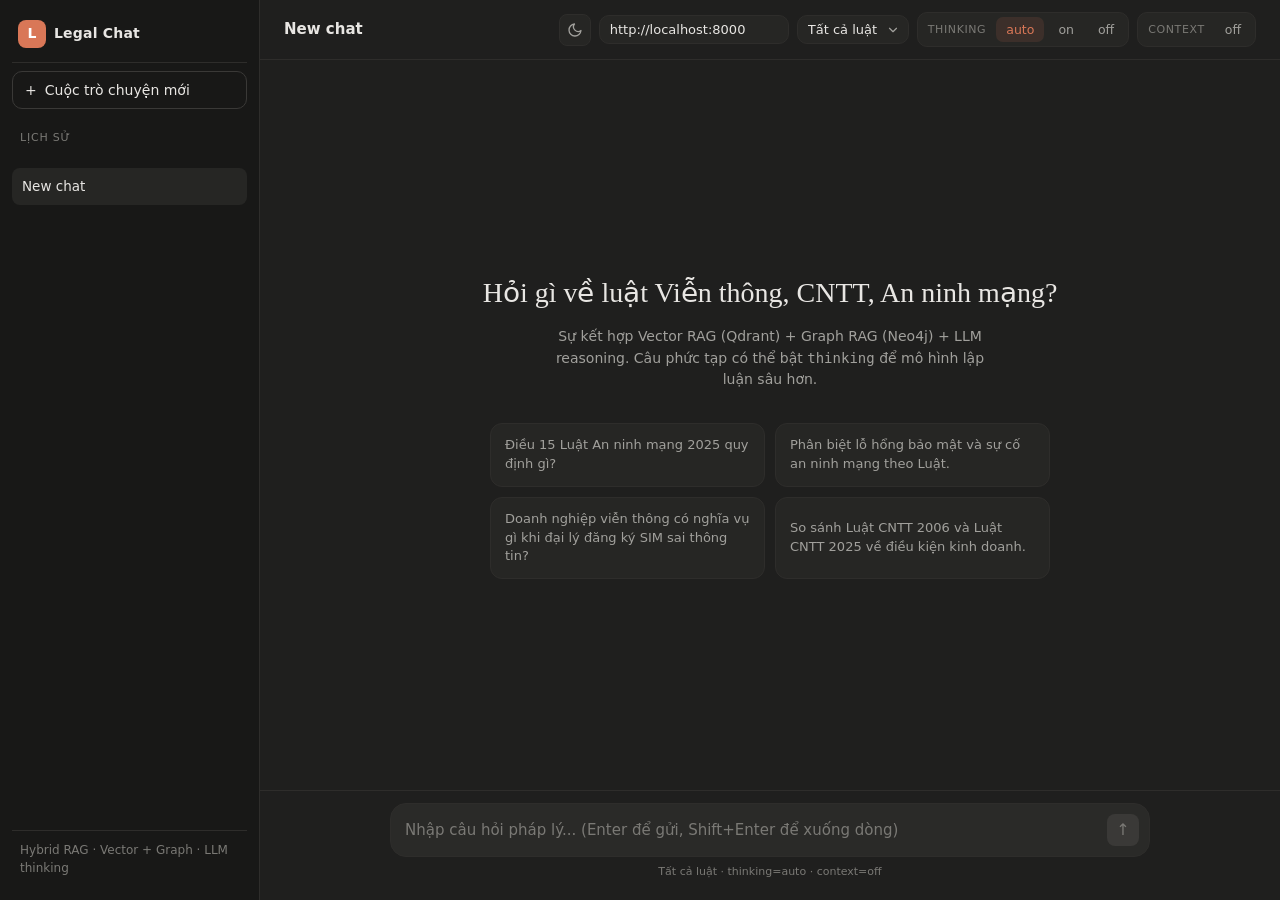
<file: index.html>
<!doctype html>
<html lang="vi">
<head>
  <meta charset="UTF-8" />
  <meta name="viewport" content="width=device-width, initial-scale=1.0" />
  <title>Legal Chat</title>
  <!-- GitHub Pages phục vụ index.html mặc định; chuyển hướng sang app ui.html. -->
  <meta http-equiv="refresh" content="0; url=ui.html" />
  <link rel="canonical" href="ui.html" />
  <style>
    html, body {
      height: 100%;
      margin: 0;
      background: #1f1f1e;
      color: #e8e6e3;
      font-family: Inter, system-ui, -apple-system, "Segoe UI", Roboto, sans-serif;
    }
    .wrap {
      height: 100%;
      display: flex;
      align-items: center;
      justify-content: center;
      flex-direction: column;
      gap: 12px;
    }
    a { color: #d97757; }
  </style>
  <script>
    // Giữ nguyên query string + hash khi chuyển hướng (vd ?law=... hoặc #...).
    location.replace("ui.html" + location.search + location.hash);
  </script>
</head>
<body>
  <div class="wrap">
    <p>Đang mở Legal Chat…</p>
    <p>Nếu không tự chuyển, bấm <a href="ui.html">vào đây</a>.</p>
  </div>
</body>
</html>
</file>
